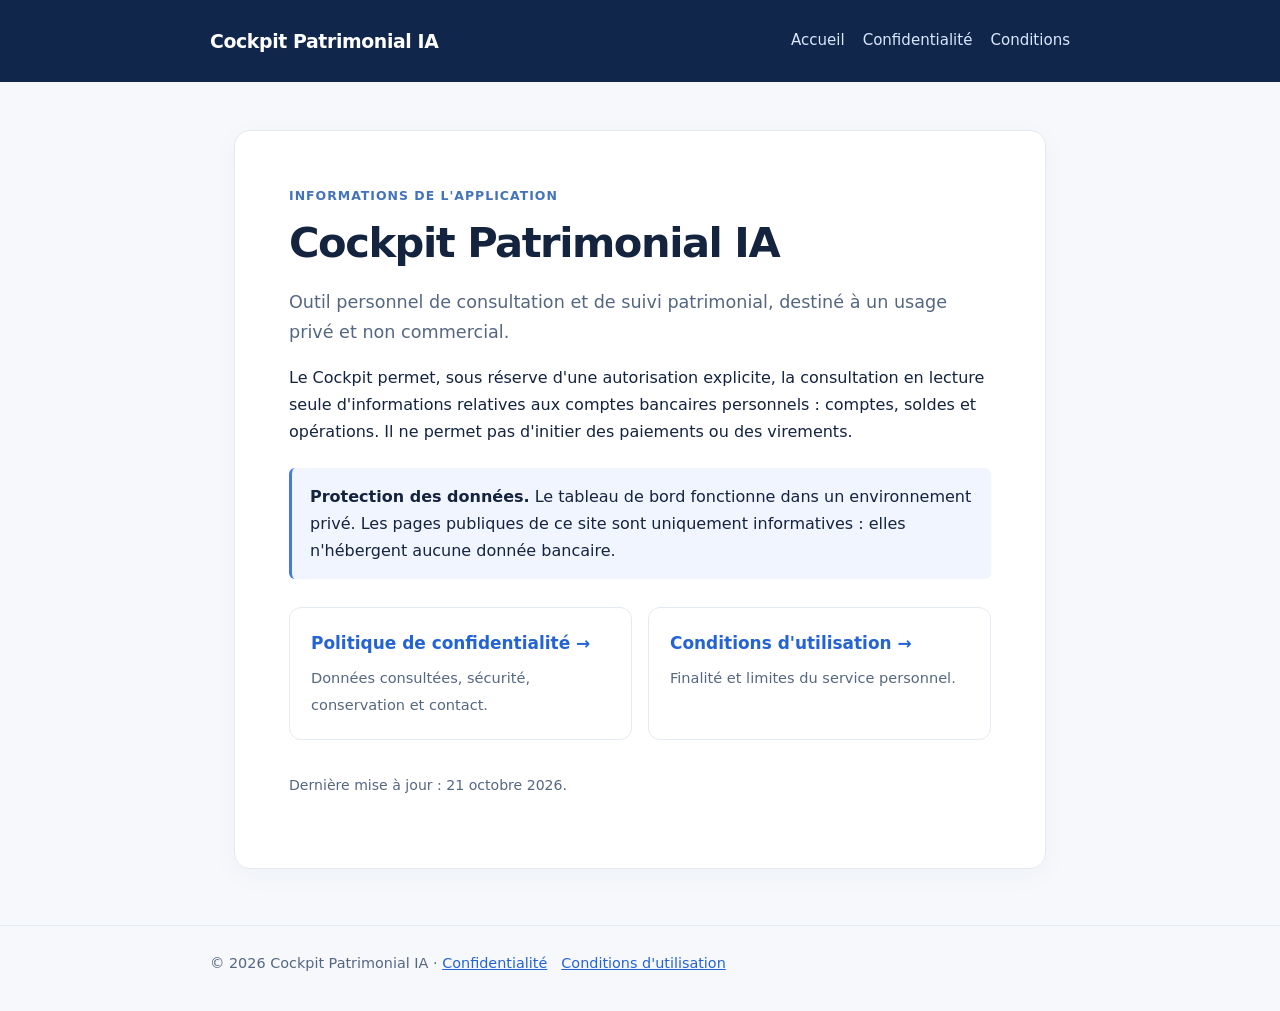
<file: index.html>
<!doctype html>
<html lang="fr"><head><meta charset="utf-8"><meta name="viewport" content="width=device-width,initial-scale=1"><meta name="robots" content="index,follow"><meta name="description" content="Informations relatives à la confidentialité et aux conditions d'utilisation du Cockpit Patrimonial IA."><title>Cockpit Patrimonial IA — Informations</title><link rel="stylesheet" href="styles.css"></head><body>
<header><nav><div class="brand">Cockpit Patrimonial IA</div><div class="links"><a href="index.html" aria-current="page">Accueil</a><a href="confidentialite.html">Confidentialité</a><a href="conditions.html">Conditions</a></div></nav></header>
<main><article class="paper"><div class="kicker">Informations de l'application</div><h1>Cockpit Patrimonial IA</h1><p class="lead">Outil personnel de consultation et de suivi patrimonial, destiné à un usage privé et non commercial.</p><p>Le Cockpit permet, sous réserve d'une autorisation explicite, la consultation en lecture seule d'informations relatives aux comptes bancaires personnels : comptes, soldes et opérations. Il ne permet pas d'initier des paiements ou des virements.</p><div class="notice"><strong>Protection des données.</strong> Le tableau de bord fonctionne dans un environnement privé. Les pages publiques de ce site sont uniquement informatives : elles n'hébergent aucune donnée bancaire.</div><div class="tiles"><a class="tile" href="confidentialite.html"><strong>Politique de confidentialité →</strong><span>Données consultées, sécurité, conservation et contact.</span></a><a class="tile" href="conditions.html"><strong>Conditions d'utilisation →</strong><span>Finalité et limites du service personnel.</span></a></div><p class="meta">Dernière mise à jour : 21 octobre 2026.</p></article></main>
<footer><div class="inner"><span>© 2026 Cockpit Patrimonial IA</span> · <a href="confidentialite.html">Confidentialité</a><a href="conditions.html">Conditions d'utilisation</a></div></footer></body></html>
</file>
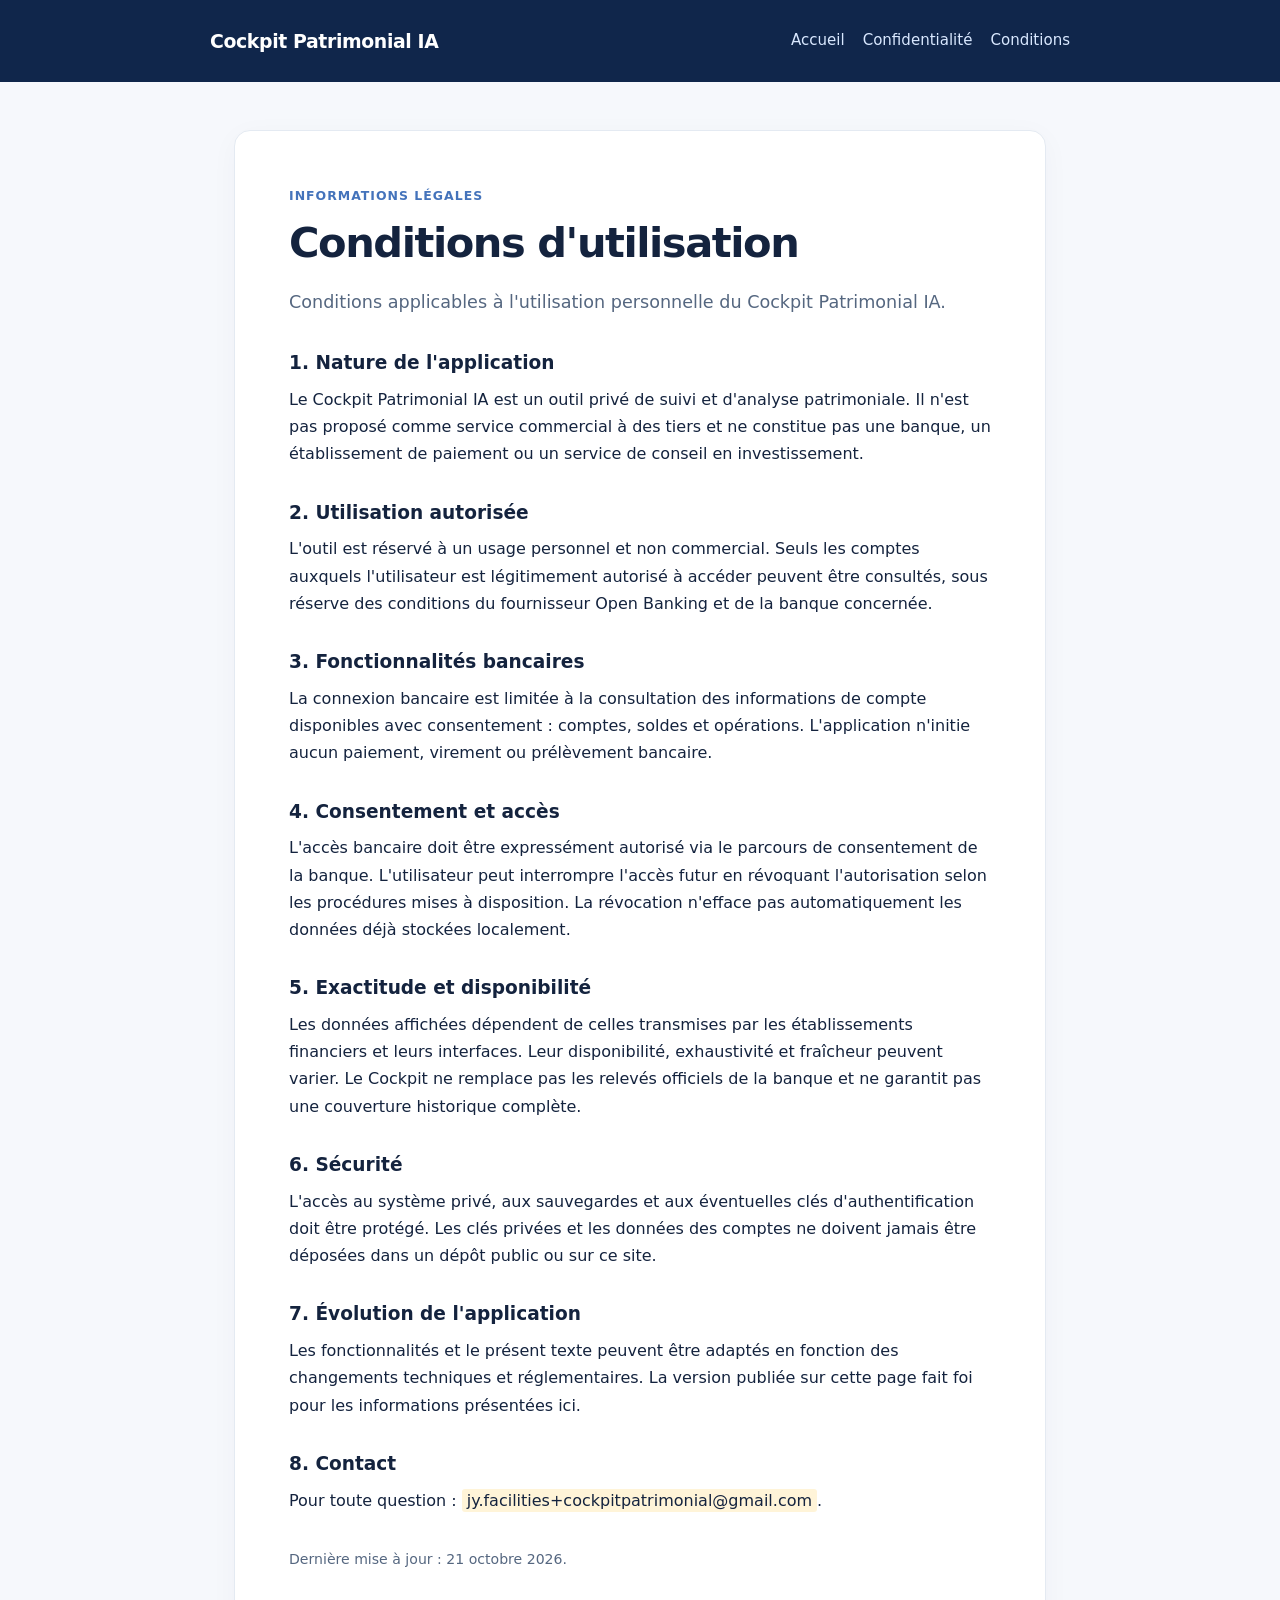
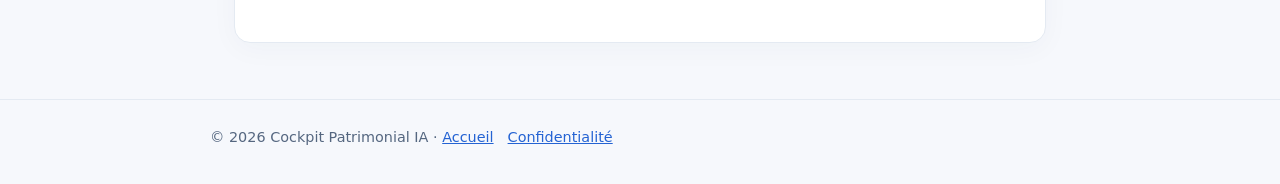
<file: conditions.html>
<!doctype html>
<html lang="fr"><head><meta charset="utf-8"><meta name="viewport" content="width=device-width,initial-scale=1"><meta name="description" content="Conditions d'utilisation du Cockpit Patrimonial IA."><title>Conditions d'utilisation — Cockpit Patrimonial IA</title><link rel="stylesheet" href="styles.css"></head><body>
<header><nav><div class="brand">Cockpit Patrimonial IA</div><div class="links"><a href="index.html">Accueil</a><a href="confidentialite.html">Confidentialité</a><a href="conditions.html" aria-current="page">Conditions</a></div></nav></header>
<main><article class="paper"><div class="kicker">Informations légales</div><h1>Conditions d'utilisation</h1><p class="lead">Conditions applicables à l'utilisation personnelle du Cockpit Patrimonial IA.</p>
<h2>1. Nature de l'application</h2><p>Le Cockpit Patrimonial IA est un outil privé de suivi et d'analyse patrimoniale. Il n'est pas proposé comme service commercial à des tiers et ne constitue pas une banque, un établissement de paiement ou un service de conseil en investissement.</p>
<h2>2. Utilisation autorisée</h2><p>L'outil est réservé à un usage personnel et non commercial. Seuls les comptes auxquels l'utilisateur est légitimement autorisé à accéder peuvent être consultés, sous réserve des conditions du fournisseur Open Banking et de la banque concernée.</p>
<h2>3. Fonctionnalités bancaires</h2><p>La connexion bancaire est limitée à la consultation des informations de compte disponibles avec consentement : comptes, soldes et opérations. L'application n'initie aucun paiement, virement ou prélèvement bancaire.</p>
<h2>4. Consentement et accès</h2><p>L'accès bancaire doit être expressément autorisé via le parcours de consentement de la banque. L'utilisateur peut interrompre l'accès futur en révoquant l'autorisation selon les procédures mises à disposition. La révocation n'efface pas automatiquement les données déjà stockées localement.</p>
<h2>5. Exactitude et disponibilité</h2><p>Les données affichées dépendent de celles transmises par les établissements financiers et leurs interfaces. Leur disponibilité, exhaustivité et fraîcheur peuvent varier. Le Cockpit ne remplace pas les relevés officiels de la banque et ne garantit pas une couverture historique complète.</p>
<h2>6. Sécurité</h2><p>L'accès au système privé, aux sauvegardes et aux éventuelles clés d'authentification doit être protégé. Les clés privées et les données des comptes ne doivent jamais être déposées dans un dépôt public ou sur ce site.</p>
<h2>7. Évolution de l'application</h2><p>Les fonctionnalités et le présent texte peuvent être adaptés en fonction des changements techniques et réglementaires. La version publiée sur cette page fait foi pour les informations présentées ici.</p>
<h2>8. Contact</h2><p>Pour toute question : <span class="placeholder">jy.facilities+cockpitpatrimonial@gmail.com</span>.</p>
<p class="meta">Dernière mise à jour : 21 octobre 2026.</p></article></main>
<footer><div class="inner"><span>© 2026 Cockpit Patrimonial IA</span> · <a href="index.html">Accueil</a><a href="confidentialite.html">Confidentialité</a></div></footer></body></html>
</file>
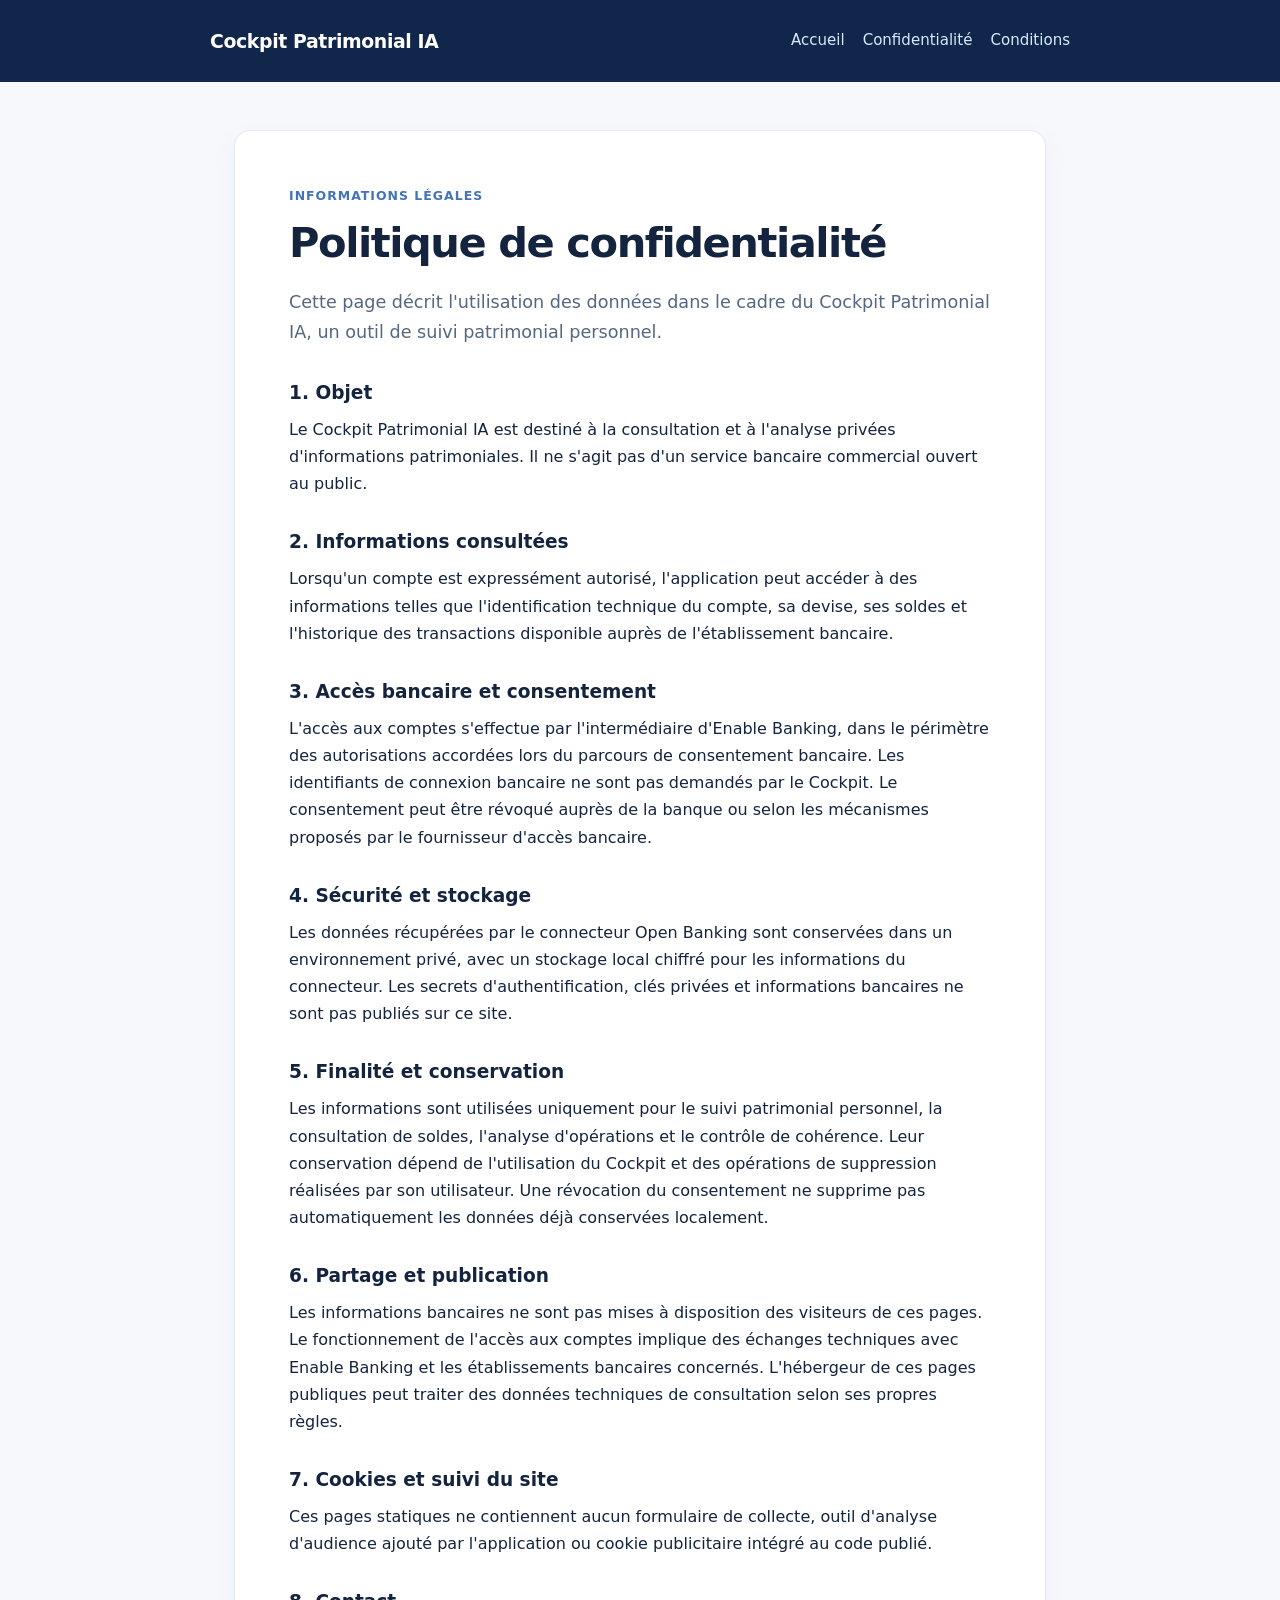
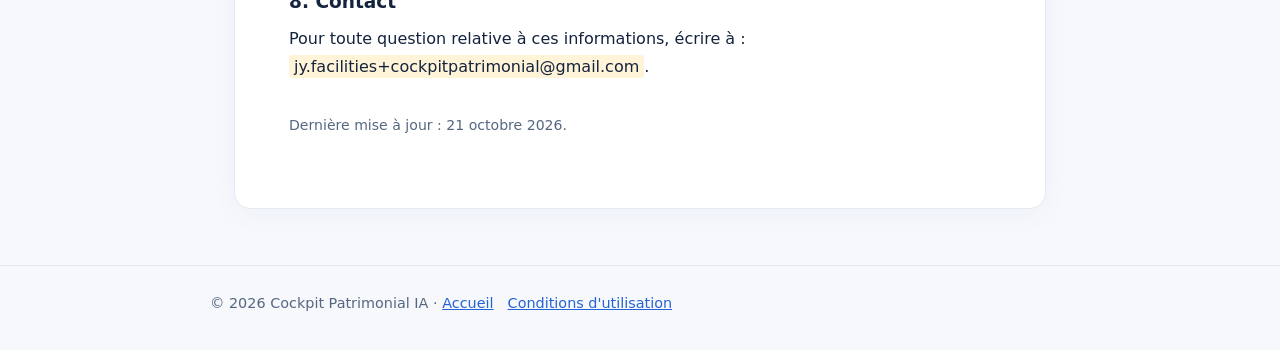
<file: confidentialite.html>
<!doctype html>
<html lang="fr"><head><meta charset="utf-8"><meta name="viewport" content="width=device-width,initial-scale=1"><meta name="description" content="Politique de confidentialité du Cockpit Patrimonial IA."><title>Confidentialité — Cockpit Patrimonial IA</title><link rel="stylesheet" href="styles.css"></head><body>
<header><nav><div class="brand">Cockpit Patrimonial IA</div><div class="links"><a href="index.html">Accueil</a><a href="confidentialite.html" aria-current="page">Confidentialité</a><a href="conditions.html">Conditions</a></div></nav></header>
<main><article class="paper"><div class="kicker">Informations légales</div><h1>Politique de confidentialité</h1><p class="lead">Cette page décrit l'utilisation des données dans le cadre du Cockpit Patrimonial IA, un outil de suivi patrimonial personnel.</p>
<h2>1. Objet</h2><p>Le Cockpit Patrimonial IA est destiné à la consultation et à l'analyse privées d'informations patrimoniales. Il ne s'agit pas d'un service bancaire commercial ouvert au public.</p>
<h2>2. Informations consultées</h2><p>Lorsqu'un compte est expressément autorisé, l'application peut accéder à des informations telles que l'identification technique du compte, sa devise, ses soldes et l'historique des transactions disponible auprès de l'établissement bancaire.</p>
<h2>3. Accès bancaire et consentement</h2><p>L'accès aux comptes s'effectue par l'intermédiaire d'Enable Banking, dans le périmètre des autorisations accordées lors du parcours de consentement bancaire. Les identifiants de connexion bancaire ne sont pas demandés par le Cockpit. Le consentement peut être révoqué auprès de la banque ou selon les mécanismes proposés par le fournisseur d'accès bancaire.</p>
<h2>4. Sécurité et stockage</h2><p>Les données récupérées par le connecteur Open Banking sont conservées dans un environnement privé, avec un stockage local chiffré pour les informations du connecteur. Les secrets d'authentification, clés privées et informations bancaires ne sont pas publiés sur ce site.</p>
<h2>5. Finalité et conservation</h2><p>Les informations sont utilisées uniquement pour le suivi patrimonial personnel, la consultation de soldes, l'analyse d'opérations et le contrôle de cohérence. Leur conservation dépend de l'utilisation du Cockpit et des opérations de suppression réalisées par son utilisateur. Une révocation du consentement ne supprime pas automatiquement les données déjà conservées localement.</p>
<h2>6. Partage et publication</h2><p>Les informations bancaires ne sont pas mises à disposition des visiteurs de ces pages. Le fonctionnement de l'accès aux comptes implique des échanges techniques avec Enable Banking et les établissements bancaires concernés. L'hébergeur de ces pages publiques peut traiter des données techniques de consultation selon ses propres règles.</p>
<h2>7. Cookies et suivi du site</h2><p>Ces pages statiques ne contiennent aucun formulaire de collecte, outil d'analyse d'audience ajouté par l'application ou cookie publicitaire intégré au code publié.</p>
<h2>8. Contact</h2><p>Pour toute question relative à ces informations, écrire à : <span class="placeholder">jy.facilities+cockpitpatrimonial@gmail.com</span>.</p>
<p class="meta">Dernière mise à jour : 21 octobre 2026.</p></article></main>
<footer><div class="inner"><span>© 2026 Cockpit Patrimonial IA</span> · <a href="index.html">Accueil</a><a href="conditions.html">Conditions d'utilisation</a></div></footer></body></html>
</file>
<file: styles.css>
:root{color-scheme:light;--bg:#f6f8fc;--ink:#14233e;--muted:#556780;--border:#e4eaf2;--accent:#2463d3;--white:#fff}*{box-sizing:border-box}html{scroll-behavior:smooth}body{margin:0;background:var(--bg);color:var(--ink);font:16px/1.7 system-ui,-apple-system,BlinkMacSystemFont,'Segoe UI',sans-serif}header{background:#10264b;color:#fff;padding:25px 24px}nav,main,footer .inner{max-width:860px;margin:0 auto}.brand{font-size:1.18rem;font-weight:750;letter-spacing:-.02em}header nav{display:flex;justify-content:space-between;align-items:center;gap:16px;flex-wrap:wrap}nav .links{display:flex;gap:18px;flex-wrap:wrap}a{color:var(--accent)}header a{color:#d9e8ff;text-decoration:none;font-size:.94rem}header a:hover{text-decoration:underline}main{padding:48px 24px 56px}.paper{background:var(--white);border:1px solid var(--border);border-radius:16px;padding:clamp(24px,5vw,54px);box-shadow:0 6px 28px #152e4f09}.kicker{color:#4473bb;letter-spacing:.08em;font-size:.78rem;font-weight:750;text-transform:uppercase}h1{font-size:clamp(1.8rem,4vw,2.6rem);line-height:1.2;letter-spacing:-.035em;margin:12px 0 20px}h2{font-size:1.16rem;line-height:1.45;margin:32px 0 9px}p{margin:0 0 16px}ul{padding-left:24px;margin:0 0 16px}li{padding:3px 0}.lead{color:var(--muted);font-size:1.1rem}.notice{background:#f0f5ff;border-left:3px solid #477add;border-radius:6px;padding:15px 18px;margin:22px 0}.meta{color:var(--muted);font-size:.88rem;margin-top:34px}footer{border-top:1px solid var(--border);padding:25px 24px 35px;color:var(--muted);font-size:.9rem}footer a{margin-right:14px}.tiles{display:grid;grid-template-columns:repeat(auto-fit,minmax(220px,1fr));gap:16px;margin-top:28px}.tile{display:block;border:1px solid var(--border);padding:21px;border-radius:12px;text-decoration:none}.tile:hover{border-color:#83a7e7;background:#fafcff}.tile strong{display:block;font-size:1.06rem;margin-bottom:6px}.tile span{color:var(--muted);font-size:.91rem}.placeholder{background:#fff4d8;padding:2px 5px;border-radius:3px} @media(max-width:520px){header nav{align-items:flex-start}.paper{padding:23px}main{padding:24px 14px}}
</file>
